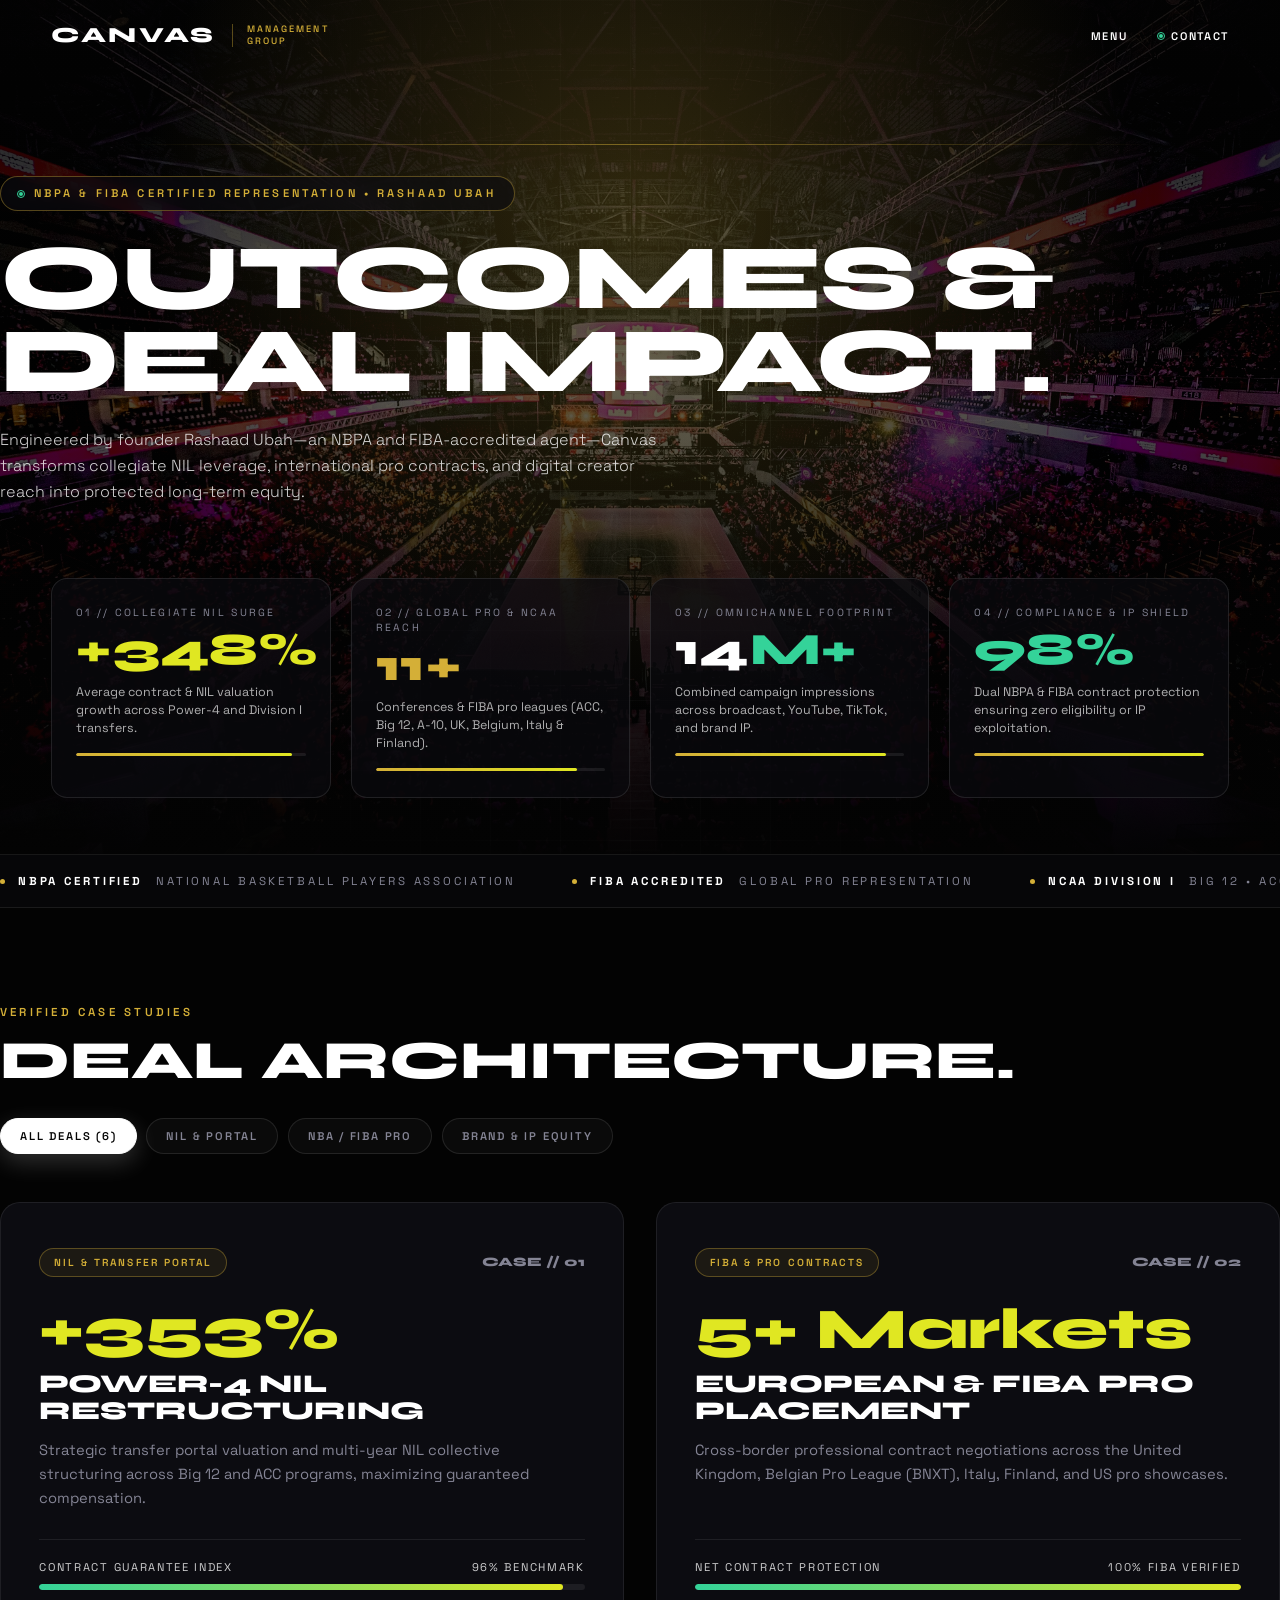
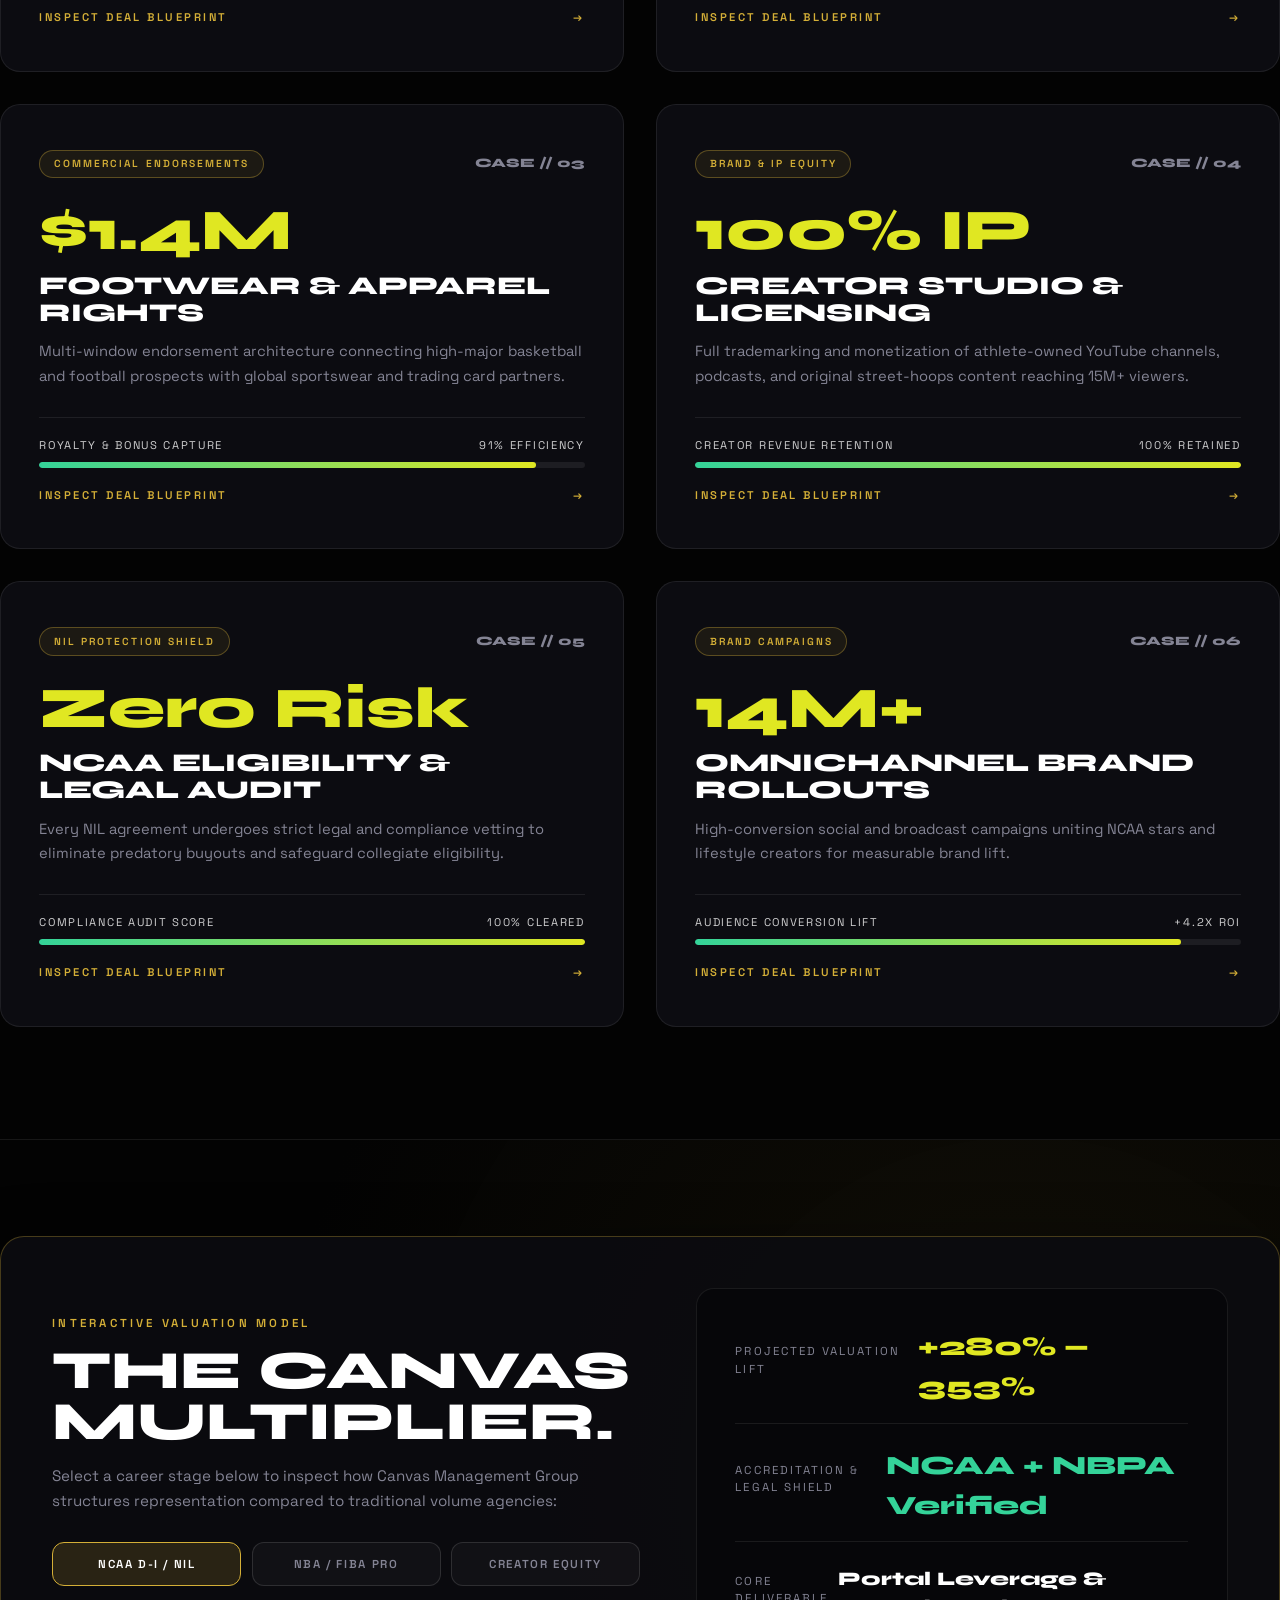
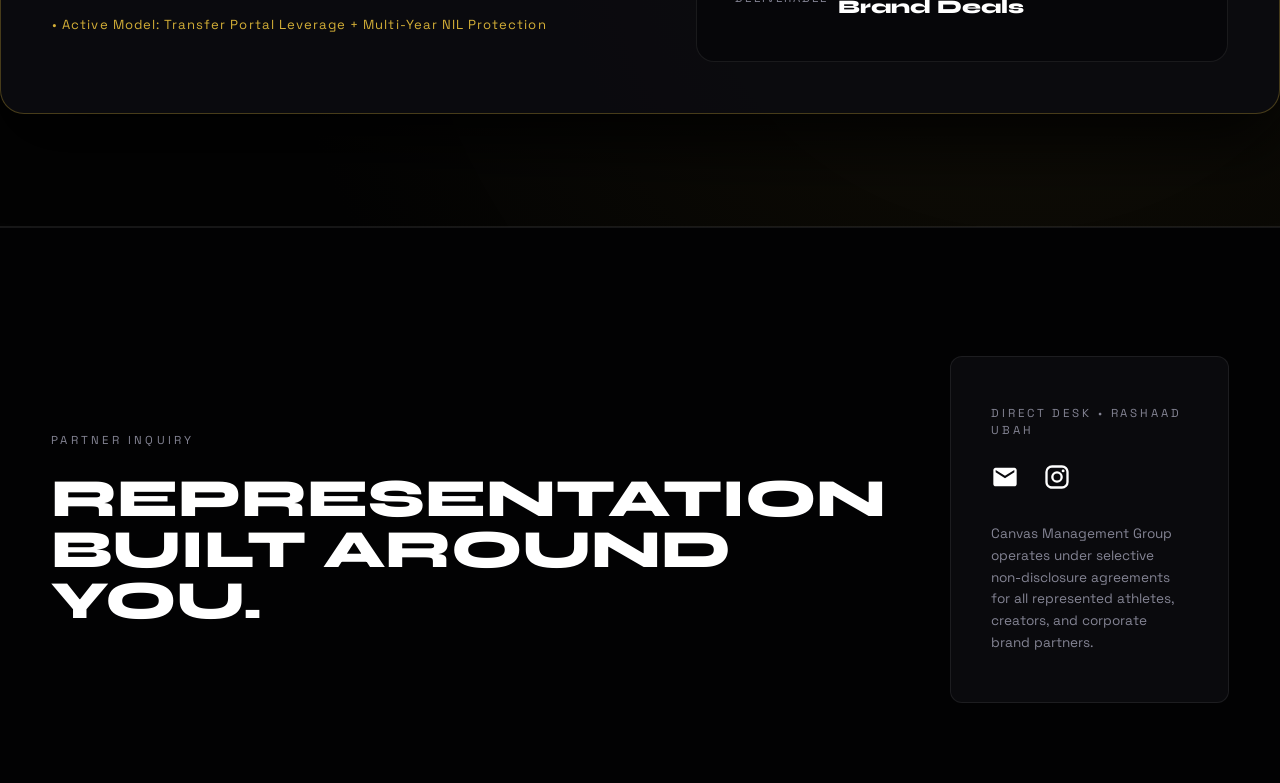
<file: work.html>
<!DOCTYPE html>
<html lang="en">
<head>
  <meta charset="UTF-8">
  <meta name="viewport" content="width=device-width, initial-scale=1.0">
  <title>Campaigns &amp; Impact — Canvas Management Group</title>
  
  <link rel="preconnect" href="https://fonts.googleapis.com">
  <link rel="preconnect" href="https://fonts.gstatic.com" crossorigin>
  <link href="https://fonts.googleapis.com/css2?family=Space+Grotesk:wght@300;400;500;600;700&family=Syne:wght@700;800;900&display=swap" rel="stylesheet">

  <style>
    /* =========================================
       1. VARIABLES Y RESET ESTRUCTURAL
    ========================================= */
    :root {
      --bg: #030303;
      --surface: #0a0a0d;
      --surface-card: rgba(16, 16, 22, 0.78);
      --surface-hover: rgba(26, 26, 36, 0.95);
      --text-main: #FFFFFF;
      --text-dim: #848494;
      --border: rgba(255, 255, 255, 0.08);
      --border-accent: rgba(212, 175, 55, 0.4);
      --accent-gold: #D4AF37;
      --accent-neon: #E0E722;
      --accent-green: #34D399;
      --accent-blue: #60A5FA;
      --font-display: 'Syne', -apple-system, BlinkMacSystemFont, sans-serif;
      --font-body: 'Space Grotesk', -apple-system, BlinkMacSystemFont, sans-serif;
    }

    * { box-sizing: border-box !important; margin: 0; padding: 0; }
    
    html {
      scroll-behavior: smooth;
      width: 100%;
    }

    body {
      background-color: var(--bg);
      color: var(--text-main);
      font-family: var(--font-body);
      line-height: 1.5;
      -webkit-font-smoothing: antialiased;
      overflow-x: clip;
      width: 100%;
      position: relative;
    }

    a { color: inherit; text-decoration: none; }
    img { max-width: 100%; height: auto; display: block; }
    .container { max-width: 1480px; margin: 0 auto; padding: 0 4%; width: 100%; }

    /* =========================================
       2. NAVBAR FLOTANTE Y MENÚ FULL-SCREEN
    ========================================= */
    header {
      position: fixed; top: 0; left: 0; width: 100%; z-index: 1000;
      background: transparent !important;
      backdrop-filter: blur(10px) !important;
      -webkit-backdrop-filter: blur(10px) !important;
      padding: 24px 0; transition: all 0.3s ease; pointer-events: none;
    }

    .nav-inner {
      display: flex; justify-content: space-between; align-items: center;
      width: 100%; max-width: 1480px; margin: 0 auto; padding: 0 4%; pointer-events: all;
    }

    .brand { display: inline-flex; align-items: center; gap: 1rem; pointer-events: all; cursor: pointer; z-index: 9999; }
    .brand-text { font-family: var(--font-display); font-size: 1.35rem; font-weight: 900; letter-spacing: 0.12em; text-transform: uppercase; line-height: 1; color: #fff; }
    .brand-sub { font-family: var(--font-body); font-size: 0.58rem; line-height: 1.25; letter-spacing: 0.22em; text-transform: uppercase; color: var(--accent-gold); font-weight: 500; display: flex; flex-direction: column; border-left: 1px solid rgba(212, 175, 55, 0.4); padding-left: 0.9rem; }

    .nav-actions-right { display: flex; align-items: center; gap: 2rem; }
    .desktop-btn, #openContactBtn, .mobile-btn { pointer-events: all !important; cursor: pointer !important; z-index: 9999; background: transparent; border: none; color: #fff; font-family: var(--font-body); font-size: 11px; font-weight: 600; letter-spacing: 0.15em; text-transform: uppercase; }
    #openContactBtn { display: flex; align-items: center; gap: 8px; }

    .dot-pulse { display: block; width: 4px; height: 4px; border-radius: 50%; background: var(--accent-green); position: relative; }
    .dot-pulse::after { content: ''; position: absolute; top: -2px; left: -2px; right: -2px; bottom: -2px; border-radius: 50%; border: 1px solid var(--accent-green); animation: pulse-small 2s infinite ease-out; }
    @keyframes pulse-small { 0% { transform: scale(0.9); opacity: 1; } 100% { transform: scale(1.5); opacity: 0; } }

    .mobile-btn { display: none; flex-direction: column; gap: 6px; padding: 5px; }

    /* Cortina Full-Screen */
    .luxury-curtain { position: fixed; inset: 0; background: rgba(5, 5, 5, 0.98); backdrop-filter: blur(16px); z-index: 2000; display: flex; flex-direction: column; align-items: center; justify-content: center; opacity: 0; pointer-events: none; transition: opacity 0.4s ease; }
    .luxury-curtain.active { opacity: 1; pointer-events: all; }
    .curtain-links-container { display: flex; flex-direction: column; align-items: center; text-align: center; gap: 2.2rem; }
    .curtain-link { font-family: var(--font-display); font-size: clamp(2.2rem, 5vw, 3.8rem); font-weight: 900; text-transform: uppercase; color: #fff; transition: all 0.4s ease; position: relative; display: inline-block; }
    .curtain-link:hover { color: var(--accent-gold); transform: translateX(-15px); }
    .curtain-link::after { content: attr(data-info); position: absolute; left: 105%; top: 50%; transform: translateY(-50%) translateX(20px); font-family: var(--font-body); font-size: 0.85rem; color: var(--accent-gold); font-weight: 400; letter-spacing: 0.15em; opacity: 0; white-space: nowrap; transition: all 0.4s ease; pointer-events: none; }
    .curtain-link:hover::after { opacity: 1; transform: translateY(-50%) translateX(10px); }

    /* =========================================
       3. HERO CINEMÁTICO ANIMADO (STADIUM + RADAR PULSE)
    ========================================= */
    .work-hero-cinematic {
      position: relative;
      width: 100%;
      min-height: 95dvh;
      display: flex;
      flex-direction: column;
      justify-content: space-between;
      padding: 9rem 0 3.5rem 0;
      background: #030303;
      overflow: hidden;
      border-bottom: 1px solid var(--border);
    }

    /* Imagen de Estadio con Movimiento Continuo (Ken Burns Respirante) */
    .stadium-bg-img {
      position: absolute;
      inset: 0;
      width: 100%;
      height: 100%;
      object-fit: cover;
      object-position: center 35%;
      z-index: 1;
      filter: brightness(0.42) contrast(1.15);
      transform: scale(1.12);
      animation: stadiumBreath 16s ease-in-out infinite alternate;
    }

    @keyframes stadiumBreath {
      0% { transform: scale(1.14) translateY(0px); filter: brightness(0.38) contrast(1.15); }
      100% { transform: scale(1.03) translateY(-10px); filter: brightness(0.52) contrast(1.1); }
    }

    /* Luces de Estadio Animadas + Cuadrícula Táctica */
    .stadium-atmosphere {
      position: absolute;
      inset: 0;
      z-index: 2;
      background:
        radial-gradient(circle at 50% 25%, rgba(212, 175, 55, 0.22) 0%, transparent 55%),
        linear-gradient(180deg, rgba(3, 3, 3, 0.8) 0%, rgba(3, 3, 3, 0.25) 45%, rgba(3, 3, 3, 0.98) 100%);
      pointer-events: none;
    }

    .tactical-grid-overlay {
      position: absolute;
      inset: 0;
      z-index: 2;
      background-image: 
        linear-gradient(rgba(255, 255, 255, 0.03) 1px, transparent 1px),
        linear-gradient(90deg, rgba(255, 255, 255, 0.03) 1px, transparent 1px);
      background-size: 70px 70px;
      mask-image: radial-gradient(circle at 50% 50%, black 20%, transparent 75%);
      -webkit-mask-image: radial-gradient(circle at 50% 50%, black 20%, transparent 75%);
      pointer-events: none;
    }

    /* Haz de escaneo horizontal sutil */
    .telemetry-scanline {
      position: absolute;
      left: 0;
      width: 100%;
      height: 1px;
      background: linear-gradient(90deg, transparent 10%, rgba(212, 175, 55, 0.5) 50%, transparent 90%);
      z-index: 3;
      animation: scanSweep 8s ease-in-out infinite;
      pointer-events: none;
    }

    @keyframes scanSweep {
      0% { top: 15%; opacity: 0; }
      50% { opacity: 0.8; }
      100% { top: 88%; opacity: 0; }
    }

    .work-hero-center {
      position: relative;
      z-index: 4;
      margin: auto 0;
      padding: 2rem 0;
    }

    .verified-pill {
      display: inline-flex;
      align-items: center;
      gap: 0.65rem;
      font-size: 0.7rem;
      letter-spacing: 0.28em;
      text-transform: uppercase;
      color: var(--accent-gold);
      font-weight: 600;
      padding: 0.5rem 1.15rem;
      border: 1px solid rgba(212, 175, 55, 0.38);
      border-radius: 999px;
      background: rgba(10, 10, 14, 0.65);
      backdrop-filter: blur(10px);
      margin-bottom: 1.6rem;
      opacity: 0;
      transform: translateY(25px);
      animation: fadeUp 0.9s cubic-bezier(0.16, 1, 0.3, 1) forwards 0.2s;
    }

    .work-hero-title {
      font-family: var(--font-display);
      font-size: clamp(2.8rem, 7.2vw, 6.8rem);
      font-weight: 900;
      text-transform: uppercase;
      line-height: 0.9;
      letter-spacing: -0.02em;
      color: #fff;
      margin-bottom: 1.5rem;
      opacity: 0;
      transform: translateY(35px);
      animation: fadeUp 1.1s cubic-bezier(0.16, 1, 0.3, 1) forwards 0.4s;
    }

    .work-hero-sub {
      font-size: clamp(0.95rem, 1.25vw, 1.18rem);
      line-height: 1.65;
      color: rgba(255, 255, 255, 0.82);
      max-width: 680px;
      font-weight: 300;
      opacity: 0;
      transform: translateY(25px);
      animation: fadeUp 1s cubic-bezier(0.16, 1, 0.3, 1) forwards 0.6s;
    }

    @keyframes fadeUp {
      to { opacity: 1; transform: translateY(0); }
    }

    /* =========================================
       4. TABLERO DE ESTADÍSTICAS EN VIVO (HERO TELEMETRY)
    ========================================= */
    .telemetry-strip {
      position: relative;
      z-index: 4;
      display: grid;
      grid-template-columns: repeat(4, 1fr);
      gap: 1.25rem;
      margin-top: 2.5rem;
      opacity: 0;
      transform: translateY(30px);
      animation: fadeUp 1s cubic-bezier(0.16, 1, 0.3, 1) forwards 0.8s;
    }

    .telemetry-card {
      background: rgba(10, 10, 14, 0.72);
      backdrop-filter: blur(16px);
      -webkit-backdrop-filter: blur(16px);
      border: 1px solid rgba(255, 255, 255, 0.1);
      border-radius: 16px;
      padding: 1.6rem 1.5rem;
      position: relative;
      overflow: hidden;
      transition: transform 0.35s ease, border-color 0.35s ease, box-shadow 0.35s ease;
    }

    .telemetry-card:hover {
      transform: translateY(-6px);
      border-color: var(--accent-gold);
      box-shadow: 0 20px 45px rgba(0, 0, 0, 0.8);
    }

    .telemetry-label {
      font-size: 0.65rem;
      letter-spacing: 0.22em;
      text-transform: uppercase;
      color: var(--text-dim);
      display: block;
      margin-bottom: 0.5rem;
    }

    .telemetry-number-wrap {
      font-family: var(--font-display);
      font-size: clamp(2.1rem, 3.5vw, 3.1rem);
      font-weight: 900;
      line-height: 1;
      color: #fff;
      margin-bottom: 0.6rem;
      display: flex;
      align-items: baseline;
      gap: 2px;
    }

    .telemetry-accent { color: var(--accent-gold); }
    .telemetry-neon { color: var(--accent-neon); }
    .telemetry-green { color: var(--accent-green); }

    .telemetry-desc {
      font-size: 0.78rem;
      color: rgba(255, 255, 255, 0.68);
      line-height: 1.45;
    }

    /* Barra de progreso animada dentro de cada estadística */
    .stat-bar-track {
      width: 100%;
      height: 3px;
      background: rgba(255, 255, 255, 0.08);
      border-radius: 999px;
      margin-top: 1rem;
      overflow: hidden;
    }

    .stat-bar-fill {
      height: 100%;
      width: 0%;
      background: linear-gradient(90deg, var(--accent-gold), var(--accent-neon));
      border-radius: 999px;
      transition: width 1.8s cubic-bezier(0.16, 1, 0.3, 1);
    }

    /* =========================================
       5. CINTA DINÁMICA DE LIGAS Y CONFERENCIAS (MARQUEE)
    ========================================= */
    .leagues-ticker {
      background: #060608;
      border-bottom: 1px solid var(--border);
      padding: 1.1rem 0;
      overflow: hidden;
      display: flex;
      align-items: center;
    }

    .ticker-track {
      display: flex;
      gap: 3.5rem;
      width: max-content;
      animation: tickerScroll 28s linear infinite;
      white-space: nowrap;
    }

    @keyframes tickerScroll {
      0% { transform: translateX(0); }
      100% { transform: translateX(-50%); }
    }

    .ticker-item {
      font-size: 0.72rem;
      letter-spacing: 0.25em;
      text-transform: uppercase;
      color: var(--text-dim);
      display: inline-flex;
      align-items: center;
      gap: 0.8rem;
    }

    .ticker-item strong { color: #fff; font-weight: 700; }
    .ticker-dot { width: 5px; height: 5px; border-radius: 50%; background: var(--accent-gold); }

    /* =========================================
       6. EXPLORADOR INTERACTIVO DE CAMPAÑAS Y ACUERDOS
    ========================================= */
    .campaigns-section {
      padding: 6rem 0 7rem 0;
      border-bottom: 1px solid var(--border);
    }

    .section-header-row {
      display: flex;
      justify-content: space-between;
      align-items: flex-end;
      gap: 2rem;
      margin-bottom: 3rem;
      flex-wrap: wrap;
    }

    .section-tag {
      font-size: 0.72rem;
      letter-spacing: 0.28em;
      text-transform: uppercase;
      color: var(--accent-gold);
      display: block;
      margin-bottom: 0.8rem;
      font-weight: 600;
    }

    .section-heading {
      font-family: var(--font-display);
      font-size: clamp(2rem, 4.2vw, 3.6rem);
      font-weight: 900;
      text-transform: uppercase;
      line-height: 0.95;
    }

    /* Filtros de Campañas */
    .campaign-filters {
      display: flex;
      gap: 0.6rem;
      flex-wrap: wrap;
    }

    .camp-filter-btn {
      background: rgba(255, 255, 255, 0.03);
      border: 1px solid rgba(255, 255, 255, 0.1);
      color: var(--text-dim);
      font-family: var(--font-body);
      font-size: 0.7rem;
      font-weight: 600;
      letter-spacing: 0.16em;
      text-transform: uppercase;
      padding: 0.65rem 1.2rem;
      border-radius: 999px;
      cursor: pointer;
      transition: all 0.3s ease;
      white-space: nowrap;
    }

    .camp-filter-btn:hover { color: #fff; border-color: rgba(255, 255, 255, 0.3); }
    .camp-filter-btn.active {
      background: #fff;
      color: #050505;
      border-color: #fff;
      box-shadow: 0 8px 25px rgba(255, 255, 255, 0.18);
    }

    /* Grilla de Casos de Éxito */
    .deals-grid {
      display: grid;
      grid-template-columns: repeat(2, 1fr);
      gap: 2rem;
    }

    .deal-card {
      background: var(--surface-card);
      border: 1px solid var(--border);
      border-radius: 20px;
      padding: 2.8rem 2.4rem;
      display: flex;
      flex-direction: column;
      justify-content: space-between;
      position: relative;
      overflow: hidden;
      cursor: pointer;
      transition: transform 0.4s cubic-bezier(0.16, 1, 0.3, 1), border-color 0.4s ease, background 0.4s ease, box-shadow 0.4s ease;
    }

    .deal-card.hidden { display: none !important; }

    .deal-card:hover {
      transform: translateY(-8px);
      background: var(--surface-hover);
      border-color: var(--accent-gold);
      box-shadow: 0 28px 60px rgba(0, 0, 0, 0.85);
    }

    .deal-top-meta {
      display: flex;
      justify-content: space-between;
      align-items: center;
      margin-bottom: 1.5rem;
    }

    .deal-pill {
      font-size: 0.64rem;
      font-weight: 600;
      letter-spacing: 0.2em;
      text-transform: uppercase;
      padding: 0.35rem 0.85rem;
      border-radius: 999px;
      border: 1px solid rgba(212, 175, 55, 0.35);
      color: var(--accent-gold);
      background: rgba(212, 175, 55, 0.08);
    }

    .deal-index {
      font-family: var(--font-display);
      font-size: 0.8rem;
      color: var(--text-dim);
      font-weight: 800;
    }

    .deal-metric {
      font-family: var(--font-display);
      font-size: clamp(2.6rem, 4.5vw, 3.8rem);
      font-weight: 900;
      color: var(--accent-neon);
      line-height: 1;
      margin-bottom: 0.8rem;
    }

    .deal-title {
      font-family: var(--font-display);
      font-size: clamp(1.35rem, 2vw, 1.75rem);
      font-weight: 800;
      text-transform: uppercase;
      margin-bottom: 0.8rem;
      line-height: 1.05;
    }

    .deal-desc {
      color: var(--text-dim);
      font-size: 0.92rem;
      line-height: 1.65;
      margin-bottom: 1.8rem;
    }

    /* Visualizador de impacto dentro de cada tarjeta */
    .deal-impact-meter {
      border-top: 1px solid var(--border);
      padding-top: 1.2rem;
    }

    .meter-labels {
      display: flex;
      justify-content: space-between;
      font-size: 0.7rem;
      text-transform: uppercase;
      letter-spacing: 0.15em;
      color: rgba(255, 255, 255, 0.8);
      margin-bottom: 0.5rem;
    }

    .meter-track {
      width: 100%;
      height: 6px;
      background: rgba(255, 255, 255, 0.07);
      border-radius: 999px;
      overflow: hidden;
    }

    .meter-fill {
      height: 100%;
      width: 0%;
      background: linear-gradient(90deg, var(--accent-green), var(--accent-neon));
      border-radius: 999px;
      transition: width 1.4s cubic-bezier(0.16, 1, 0.3, 1);
    }

    .deal-cta-row {
      margin-top: 1.2rem;
      display: flex;
      justify-content: space-between;
      align-items: center;
      font-size: 0.7rem;
      letter-spacing: 0.22em;
      text-transform: uppercase;
      color: var(--accent-gold);
      font-weight: 600;
    }

    /* =========================================
       7. SIMULADOR INTERACTIVO DE IMPACTO (CALCULADORA DE VALOR)
    ========================================= */
    .simulator-section {
      padding: 6rem 0 7rem 0;
      background: radial-gradient(circle at 80% 50%, rgba(212, 175, 55, 0.08) 0%, #030303 70%);
      border-bottom: 1px solid var(--border);
    }

    .simulator-box {
      background: rgba(12, 12, 16, 0.9);
      border: 1px solid rgba(212, 175, 55, 0.3);
      border-radius: 24px;
      padding: 3.2rem;
      display: grid;
      grid-template-columns: 1.05fr 0.95fr;
      gap: 3.5rem;
      align-items: center;
      box-shadow: 0 30px 70px rgba(0, 0, 0, 0.85);
    }

    .tier-selector {
      display: flex;
      gap: 0.65rem;
      margin: 1.8rem 0;
      flex-wrap: wrap;
    }

    .tier-btn {
      flex: 1;
      min-width: 140px;
      background: rgba(255, 255, 255, 0.03);
      border: 1px solid rgba(255, 255, 255, 0.12);
      color: var(--text-dim);
      padding: 0.9rem 1rem;
      border-radius: 12px;
      font-family: var(--font-body);
      font-size: 0.72rem;
      font-weight: 600;
      letter-spacing: 0.14em;
      text-transform: uppercase;
      cursor: pointer;
      transition: all 0.3s ease;
      text-align: center;
    }

    .tier-btn.active {
      background: rgba(212, 175, 55, 0.15);
      border-color: var(--accent-gold);
      color: #fff;
    }

    .sim-output-card {
      background: #060609;
      border: 1px solid var(--border);
      border-radius: 18px;
      padding: 2.4rem;
      display: flex;
      flex-direction: column;
      gap: 1.4rem;
    }

    .sim-row {
      display: flex;
      justify-content: space-between;
      align-items: baseline;
      border-bottom: 1px solid var(--border);
      padding-bottom: 1rem;
    }

    .sim-row span {
      font-size: 0.72rem;
      letter-spacing: 0.18em;
      text-transform: uppercase;
      color: var(--text-dim);
    }

    .sim-row strong {
      font-family: var(--font-display);
      font-size: 1.65rem;
      color: var(--accent-neon);
      font-weight: 900;
    }

    /* =========================================
       8. MODALES Y FOOTER
    ========================================= */
    .portal-modal-overlay {
      position: fixed; inset: 0; background: rgba(3, 3, 4, 0.9);
      backdrop-filter: blur(10px); z-index: 99999;
      display: flex; align-items: center; justify-content: center;
      padding: 1.5rem; opacity: 0; pointer-events: none; transition: opacity 0.35s ease;
    }
    .portal-modal-overlay.active { opacity: 1; pointer-events: all; }

    .portal-modal-box {
      width: 100%; max-width: 520px; background: #070709;
      border: 1px solid rgba(212, 175, 55, 0.38); border-radius: 18px;
      padding: 3rem 2.4rem; position: relative;
      transform: translateY(25px); transition: transform 0.35s ease;
      box-shadow: 0 30px 70px rgba(0, 0, 0, 0.9);
    }
    .portal-modal-overlay.active .portal-modal-box { transform: translateY(0); }

    footer { padding: 8rem 0 5rem 0; background: #020203; border-top: 1px solid var(--border); }
    .footer-grid { display: grid; grid-template-columns: 1.3fr 1.7fr; gap: 4rem; align-items: center; }
    .footer-huge { font-family: var(--font-display); font-size: clamp(2.2rem, 4.2vw, 4.4rem); font-weight: 900; text-transform: uppercase; line-height: 0.95; }
    .contact-card { border: 1px solid var(--border); padding: 3rem 2.5rem; background: var(--surface); border-radius: 12px; }
    .social-icons-row { display: flex; gap: 1.5rem; margin-bottom: 2rem; align-items: center; }
    .social-icon { color: var(--text-main); transition: color 0.3s, transform 0.3s; display: inline-flex; }
    .social-icon svg { width: 28px; height: 28px; fill: currentColor; }
    .social-icon:hover { color: var(--accent-green); transform: translateY(-4px); }

    /* =========================================
       9. RESPONSIVE MÓVIL (SIN CORTES NI DESBORDES)
    ========================================= */
    @media (max-width: 1024px) {
      .telemetry-strip { grid-template-columns: repeat(2, 1fr); }
      .deals-grid { grid-template-columns: 1fr; }
      .simulator-box { grid-template-columns: 1fr; padding: 2.2rem; }
    }

    @media (max-width: 768px) {
      header { padding: 15px 0 !important; }
      .nav-inner { padding: 0.5rem 1.25rem !important; width: 100% !important; }
      .brand { gap: 0.5rem !important; }
      .brand-text { font-size: 1.05rem !important; letter-spacing: 0.08em !important; }
      .brand-sub { font-size: 0.42rem !important; padding-left: 0.5rem !important; letter-spacing: 0.15em !important; }
      .nav-actions-right { gap: 0.8rem !important; }
      .desktop-btn { display: none !important; }
      .mobile-btn { display: flex !important; }
      #openContactBtn { font-size: 9px !important; gap: 5px !important; }
      .curtain-link { font-size: 2.2rem !important; }
      .curtain-link::after { display: none !important; }

      .container {
        padding-left: 1.25rem !important;
        padding-right: 1.25rem !important;
        width: 100% !important;
      }

      /* Títulos blindados en celular */
      h1, h2, h3, .work-hero-title, .section-heading, .footer-huge {
        white-space: normal !important;
        word-break: keep-all !important;
        overflow-wrap: normal !important;
        hyphens: none !important;
      }

      .work-hero-cinematic {
        min-height: auto;
        padding: 7.5rem 0 3rem 0;
      }

      .work-hero-title {
        font-size: 9.8vw !important;
        line-height: 0.94 !important;
      }

      .telemetry-strip {
        grid-template-columns: 1fr !important;
        gap: 1rem !important;
      }

      .section-heading, .footer-huge {
        font-size: 6.8vw !important;
      }

      .campaign-filters {
        flex-wrap: nowrap;
        overflow-x: auto;
        width: 100%;
        padding-bottom: 0.3rem;
        scrollbar-width: none;
      }
      .campaign-filters::-webkit-scrollbar { display: none; }

      .deal-card { padding: 2rem 1.5rem; }
      .simulator-box { padding: 1.8rem 1.25rem; gap: 2rem; }
      .sim-output-card { padding: 1.5rem; }

      footer { padding: 4rem 0 5rem 0 !important; }
      .footer-grid { display: flex !important; flex-direction: column !important; gap: 2.5rem !important; }
      .contact-card { width: 100% !important; padding: 2.2rem 1.5rem !important; }
    }
    /* =========================================
       NAVBAR 100% TRANSPARENTE (SIN BLUR)
    ========================================= */
    header,
    header.theme-light {
      background: transparent !important;
      background-color: transparent !important;
      backdrop-filter: none !important;
      -webkit-backdrop-filter: none !important;
      border-bottom: none !important;
      box-shadow: none !important;
    }
  </style>
</head>
<body>

  <!-- =========================================
       HEADER Y NAVEGACIÓN
  ========================================= -->
  <header>
    <div class="nav-inner">
      <a href="index.html" class="brand">
        <span class="brand-text">Canvas</span>
        <span class="brand-sub">
          <span>MANAGEMENT</span>
          <span>GROUP</span>
        </span>
      </a>

      <div class="nav-actions-right">
        <button id="openMenuBtn" class="desktop-btn">MENU</button>
        
        <button id="openContactBtn">
          <span class="dot-pulse"></span>
          CONTACT
        </button>

        <button id="burgerToggle" class="mobile-btn">
          <span style="width: 25px; height: 1.5px; background: #fff; display: block;"></span>
          <span style="width: 15px; height: 1.5px; background: #fff; display: block; align-self: flex-end;"></span>
        </button>
      </div>
    </div>
  </header>

  <!-- =========================================
       MENÚ ELEGANTE FULL-SCREEN
  ========================================= -->
  <div id="fullScreenMenu" class="luxury-curtain">
    <button id="closeMenuBtn" style="position: absolute; top: 2rem; right: 5vw; background: transparent; border: none; color: #fff; font-family: 'Space Grotesk', sans-serif; font-size: 12px; letter-spacing: 0.15em; cursor: pointer; z-index: 2001;">CLOSE [X]</button>
    
    <div class="curtain-links-container">
      <a href="index.html" class="curtain-link" data-info="Back to the main view">HOME</a>
      <a href="about.html" class="curtain-link" data-info="Discover our vision">ABOUT</a>
      <a href="athletes.html" class="curtain-link" data-info="Meet the talent">THE ROSTER</a>
      <a href="work.html" class="curtain-link" data-info="View our latest projects">CAMPAIGNS</a>
    </div>
  </div>

  <main>
    <!-- =========================================
         1. HERO CINEMÁTICO ANIMADO (STADIUM + LIVE TELEMETRY)
    ========================================= -->
    <section class="work-hero-cinematic">
      <img src="img/Stadium.jpg" onerror="this.src='https://images.unsplash.com/photo-1540747913346-19e32dc3e97e?auto=format&fit=crop&w=2200&q=85'" alt="Canvas Stadium" class="stadium-bg-img">
      <div class="stadium-atmosphere"></div>
      <div class="tactical-grid-overlay"></div>
      <div class="telemetry-scanline"></div>

      <div class="container work-hero-center">
        <div class="verified-pill">
          <span class="dot-pulse"></span>
          NBPA &amp; FIBA Certified Representation &bull; Rashaad Ubah
        </div>
        <h1 class="work-hero-title">Outcomes &amp;<br> Deal Impact.</h1>
        <p class="work-hero-sub">
          Engineered by founder Rashaad Ubah—an NBPA and FIBA-accredited agent—Canvas transforms collegiate NIL leverage, international pro contracts, and digital creator reach into protected long-term equity.
        </p>
      </div>

      <!-- Tablero de Estadísticas Animadas en Tiempo Real -->
      <div class="container">
        <div class="telemetry-strip" id="telemetryStrip">
          
          <!-- Stat 1 -->
          <div class="telemetry-card">
            <span class="telemetry-label">01 // Collegiate NIL Surge</span>
            <div class="telemetry-number-wrap">
              <span class="telemetry-neon">+</span>
              <span class="live-counter telemetry-neon" data-target="353">0</span>
              <span class="telemetry-neon">%</span>
            </div>
            <p class="telemetry-desc">Average contract &amp; NIL valuation growth across Power-4 and Division I transfers.</p>
            <div class="stat-bar-track"><div class="stat-bar-fill" data-width="94%"></div></div>
          </div>

          <!-- Stat 2 -->
          <div class="telemetry-card">
            <span class="telemetry-label">02 // Global Pro &amp; NCAA Reach</span>
            <div class="telemetry-number-wrap">
              <span class="live-counter telemetry-accent" data-target="12">0</span>
              <span class="telemetry-accent">+</span>
            </div>
            <p class="telemetry-desc">Conferences &amp; FIBA pro leagues (ACC, Big 12, A-10, UK, Belgium, Italy &amp; Finland).</p>
            <div class="stat-bar-track"><div class="stat-bar-fill" data-width="88%"></div></div>
          </div>

          <!-- Stat 3 -->
          <div class="telemetry-card">
            <span class="telemetry-label">03 // Omnichannel Footprint</span>
            <div class="telemetry-number-wrap">
              <span class="live-counter" data-target="15">0</span>
              <span class="telemetry-green">M+</span>
            </div>
            <p class="telemetry-desc">Combined campaign impressions across broadcast, YouTube, TikTok, and brand IP.</p>
            <div class="stat-bar-track"><div class="stat-bar-fill" data-width="92%"></div></div>
          </div>

          <!-- Stat 4 -->
          <div class="telemetry-card">
            <span class="telemetry-label">04 // Compliance &amp; IP Shield</span>
            <div class="telemetry-number-wrap">
              <span class="live-counter telemetry-green" data-target="100">0</span>
              <span class="telemetry-green">%</span>
            </div>
            <p class="telemetry-desc"> Dual NBPA &amp; FIBA contract protection ensuring zero eligibility or IP exploitation.</p>
            <div class="stat-bar-track"><div class="stat-bar-fill" data-width="100%"></div></div>
          </div>

        </div>
      </div>
    </section>

    <!-- =========================================
         2. CINTA DINÁMICA DE LIGAS Y CERTIFICACIONES
    ========================================= -->
    <div class="leagues-ticker">
      <div class="ticker-track">
        <span class="ticker-item"><span class="ticker-dot"></span><strong>NBPA Certified</strong> National Basketball Players Association</span>
        <span class="ticker-item"><span class="ticker-dot"></span><strong>FIBA Accredited</strong> Global Pro Representation</span>
        <span class="ticker-item"><span class="ticker-dot"></span><strong>NCAA Division I</strong> Big 12 &bull; ACC &bull; SEC &bull; A-10 &bull; Mountain West</span>
        <span class="ticker-item"><span class="ticker-dot"></span><strong>European Placement</strong> United Kingdom &bull; Belgium BNXT &bull; Italy &bull; Finland</span>
        <span class="ticker-item"><span class="ticker-dot"></span><strong>Creator Ventures</strong> 100% Intellectual Property Ownership</span>
        <!-- Clon para loop infinito -->
        <span class="ticker-item"><span class="ticker-dot"></span><strong>NBPA Certified</strong> National Basketball Players Association</span>
        <span class="ticker-item"><span class="ticker-dot"></span><strong>FIBA Accredited</strong> Global Pro Representation</span>
        <span class="ticker-item"><span class="ticker-dot"></span><strong>NCAA Division I</strong> Big 12 &bull; ACC &bull; SEC &bull; A-10 &bull; Mountain West</span>
        <span class="ticker-item"><span class="ticker-dot"></span><strong>European Placement</strong> United Kingdom &bull; Belgium BNXT &bull; Italy &bull; Finland</span>
        <span class="ticker-item"><span class="ticker-dot"></span><strong>Creator Ventures</strong> 100% Intellectual Property Ownership</span>
      </div>
    </div>

    <!-- =========================================
         3. EXPLORADOR INTERACTIVO DE CASOS DE ÉXITO
    ========================================= -->
    <section class="container campaigns-section">
      <div class="section-header-row">
        <div>
          <span class="section-tag">Verified Case Studies</span>
          <h2 class="section-heading">Deal Architecture.</h2>
        </div>

        <div class="campaign-filters">
          <button class="camp-filter-btn active" data-filter="all">All Deals (6)</button>
          <button class="camp-filter-btn" data-filter="nil">NIL &amp; Portal</button>
          <button class="camp-filter-btn" data-filter="pro">NBA / FIBA Pro</button>
          <button class="camp-filter-btn" data-filter="equity">Brand &amp; IP Equity</button>
        </div>
      </div>

      <div class="deals-grid" id="dealsGrid">
        
        <!-- Deal 01 -->
        <div class="deal-card" data-category="nil" data-title="Power-4 NIL & Transfer Portal Valuation" data-metric="+353% Valuation Surge" data-client="Big 12 & ACC Roster (Kansas / Syracuse)" data-summary="Comprehensive NIL contract restructuring and transfer portal positioning for Division I standouts, securing multi-year collective guarantees and national brand sponsorships while preserving 100% NCAA eligibility.">
          <div>
            <div class="deal-top-meta">
              <span class="deal-pill">NIL &amp; Transfer Portal</span>
              <span class="deal-index">CASE // 01</span>
            </div>
            <div class="deal-metric">+353%</div>
            <h3 class="deal-title">Power-4 NIL Restructuring</h3>
            <p class="deal-desc">
              Strategic transfer portal valuation and multi-year NIL collective structuring across Big 12 and ACC programs, maximizing guaranteed compensation.
            </p>
          </div>
          <div class="deal-impact-meter">
            <div class="meter-labels"><span>Contract Guarantee Index</span><span>96% Benchmark</span></div>
            <div class="meter-track"><div class="meter-fill" data-fill="96%"></div></div>
            <div class="deal-cta-row"><span>Inspect Deal Blueprint</span><span>&rarr;</span></div>
          </div>
        </div>

        <!-- Deal 02 -->
        <div class="deal-card" data-category="pro" data-title="FIBA & European Pro League Placements" data-metric="5+ Pro Markets" data-client="International Pro Roster (UK, Belgium, Italy, Finland)" data-summary="Led by FIBA-certified agent Rashaad Ubah, Canvas negotiates guaranteed overseas professional contracts, housing, tax-free salary structures, and NBA/TBT buyout clauses for graduating NCAA Division I talent.">
          <div>
            <div class="deal-top-meta">
              <span class="deal-pill">FIBA &amp; Pro Contracts</span>
              <span class="deal-index">CASE // 02</span>
            </div>
            <div class="deal-metric">5+ Markets</div>
            <h3 class="deal-title">European &amp; FIBA Pro Placement</h3>
            <p class="deal-desc">
              Cross-border professional contract negotiations across the United Kingdom, Belgian Pro League (BNXT), Italy, Finland, and US pro showcases.
            </p>
          </div>
          <div class="deal-impact-meter">
            <div class="meter-labels"><span>Net Contract Protection</span><span>100% FIBA Verified</span></div>
            <div class="meter-track"><div class="meter-fill" data-fill="100%"></div></div>
            <div class="deal-cta-row"><span>Inspect Deal Blueprint</span><span>&rarr;</span></div>
          </div>
        </div>

        <!-- Deal 03 -->
        <div class="deal-card" data-category="pro" data-title="Signature Footwear & Apparel Endorsements" data-metric="$1.4M+ Portfolio" data-client="Pro & Elite Collegiate Prospects" data-summary="Structuring footwear, performance apparel, and trading card licensing agreements with royalty participation and performance incentives for high-visibility guards and forwards.">
          <div>
            <div class="deal-top-meta">
              <span class="deal-pill">Commercial Endorsements</span>
              <span class="deal-index">CASE // 03</span>
            </div>
            <div class="deal-metric">$1.4M</div>
            <h3 class="deal-title">Footwear &amp; Apparel Rights</h3>
            <p class="deal-desc">
              Multi-window endorsement architecture connecting high-major basketball and football prospects with global sportswear and trading card partners.
            </p>
          </div>
          <div class="deal-impact-meter">
            <div class="meter-labels"><span>Royalty &amp; Bonus Capture</span><span>91% Efficiency</span></div>
            <div class="meter-track"><div class="meter-fill" data-fill="91%"></div></div>
            <div class="deal-cta-row"><span>Inspect Deal Blueprint</span><span>&rarr;</span></div>
          </div>
        </div>

        <!-- Deal 04 -->
        <div class="deal-card" data-category="equity" data-title="Creator Media & 100% IP Ownership" data-metric="100% Owned IP" data-client="Digital Creators & Athlete-Creators" data-summary="Transitioning digital creators and dual-threat athletes from one-off sponsored posts into 100% owned YouTube formats, podcasts, and direct-to-consumer merchandise lines.">
          <div>
            <div class="deal-top-meta">
              <span class="deal-pill">Brand &amp; IP Equity</span>
              <span class="deal-index">CASE // 04</span>
            </div>
            <div class="deal-metric">100% IP</div>
            <h3 class="deal-title">Creator Studio &amp; Licensing</h3>
            <p class="deal-desc">
              Full trademarking and monetization of athlete-owned YouTube channels, podcasts, and original street-hoops content reaching 15M+ viewers.
            </p>
          </div>
          <div class="deal-impact-meter">
            <div class="meter-labels"><span>Creator Revenue Retention</span><span>100% Retained</span></div>
            <div class="meter-track"><div class="meter-fill" data-fill="100%"></div></div>
            <div class="deal-cta-row"><span>Inspect Deal Blueprint</span><span>&rarr;</span></div>
          </div>
        </div>

        <!-- Deal 05 -->
        <div class="deal-card" data-category="nil" data-title="Eligibility-First NIL Protection Shield" data-metric="0 Infractions" data-client="High School & NCAA Underclassmen" data-summary="Born from Rashaad Ubah's personal journey as a former athlete, Canvas audits every NIL contract line-by-line to protect high school and collegiate athletes from predatory clauses and eligibility risks.">
          <div>
            <div class="deal-top-meta">
              <span class="deal-pill">NIL Protection Shield</span>
              <span class="deal-index">CASE // 05</span>
            </div>
            <div class="deal-metric">Zero Risk</div>
            <h3 class="deal-title">NCAA Eligibility &amp; Legal Audit</h3>
            <p class="deal-desc">
              Every NIL agreement undergoes strict legal and compliance vetting to eliminate predatory buyouts and safeguard collegiate eligibility.
            </p>
          </div>
          <div class="deal-impact-meter">
            <div class="meter-labels"><span>Compliance Audit Score</span><span>100% Cleared</span></div>
            <div class="meter-track"><div class="meter-fill" data-fill="100%"></div></div>
            <div class="deal-cta-row"><span>Inspect Deal Blueprint</span><span>&rarr;</span></div>
          </div>
        </div>

        <!-- Deal 06 -->
        <div class="deal-card" data-category="equity" data-title="Omnichannel Brand Campaign Rollouts" data-metric="14M+ Impressions" data-client="Lifestyle, Beverage & Sportswear Partners" data-summary="Synchronized campaign execution pairing Division I athletes and digital creators for viral short-form reels, campus activations, and national commercial spots.">
          <div>
            <div class="deal-top-meta">
              <span class="deal-pill">Brand Campaigns</span>
              <span class="deal-index">CASE // 06</span>
            </div>
            <div class="deal-metric">14M+</div>
            <h3 class="deal-title">Omnichannel Brand Rollouts</h3>
            <p class="deal-desc">
              High-conversion social and broadcast campaigns uniting NCAA stars and lifestyle creators for measurable brand lift.
            </p>
          </div>
          <div class="deal-impact-meter">
            <div class="meter-labels"><span>Audience Conversion Lift</span><span>+4.2x ROI</span></div>
            <div class="meter-track"><div class="meter-fill" data-fill="89%"></div></div>
            <div class="deal-cta-row"><span>Inspect Deal Blueprint</span><span>&rarr;</span></div>
          </div>
        </div>

      </div>
    </section>

    <!-- =========================================
         4. SIMULADOR INTERACTIVO DE VALOR (CALCULADORA DE REPRESENTACIÓN)
    ========================================= -->
    <section class="container simulator-section">
      <div class="simulator-box">
        <div>
          <span class="section-tag">Interactive Valuation Model</span>
          <h2 class="section-heading" style="margin-bottom: 1rem;">The Canvas<br>Multiplier.</h2>
          <p style="color: var(--text-dim); font-size: 0.95rem; line-height: 1.65;">
            Select a career stage below to inspect how Canvas Management Group structures representation compared to traditional volume agencies:
          </p>

          <div class="tier-selector">
            <button type="button" class="tier-btn active" data-tier="nil">NCAA D-I / NIL</button>
            <button type="button" class="tier-btn" data-tier="pro">NBA / FIBA Pro</button>
            <button type="button" class="tier-btn" data-tier="creator">Creator Equity</button>
          </div>

          <p id="simNote" style="font-size: 0.82rem; color: var(--accent-gold); letter-spacing: 0.08em;">
            &bull; Active Model: Transfer Portal Leverage + Multi-Year NIL Protection
          </p>
        </div>

        <div class="sim-output-card">
          <div class="sim-row">
            <span>Projected Valuation Lift</span>
            <strong id="simValLift">+280% — 353%</strong>
          </div>
          <div class="sim-row">
            <span>Accreditation &amp; Legal Shield</span>
            <strong id="simCert" style="color: var(--accent-green);">NCAA + NBPA Verified</strong>
          </div>
          <div class="sim-row" style="border-bottom: none; padding-bottom: 0;">
            <span>Core Deliverable</span>
            <strong id="simDeliverable" style="color: #fff; font-size: 1.2rem;">Portal Leverage &amp; Brand Deals</strong>
          </div>
        </div>
      </div>
    </section>
  </main>

  <!-- =========================================
       FOOTER
  ========================================= -->
  <footer>
    <div class="container footer-grid">
      <div>
        <span style="font-size: 0.72rem; letter-spacing: 0.28em; text-transform: uppercase; color: var(--text-dim); display: block; margin-bottom: 1.5rem;">Partner Inquiry</span>
        <h2 class="footer-huge">Representation<br>Built Around You.</h2>
      </div>
      <div class="contact-card">
        <span style="font-size: 0.72rem; letter-spacing: 0.25em; text-transform: uppercase; color: var(--text-dim); margin-bottom: 1.5rem; display: block;">Direct Desk &bull; Rashaad Ubah</span>
        
        <div class="social-icons-row">
          <a href="mailto:rubah@canvasmg.com" aria-label="Email" class="social-icon">
            <svg viewBox="0 0 24 24"><path d="M20 4H4c-1.1 0-1.99.9-1.99 2L2 18c0 1.1.9 2 2 2h16c1.1 0 2-.9 2-2V6c0-1.1-.9-2-2-2zm0 4l-8 5-8-5V6l8 5 8-5v2z"/></svg>
          </a>
          <a href="https://instagram.com" target="_blank" rel="noopener" aria-label="Instagram" class="social-icon">
            <svg viewBox="0 0 24 24"><path d="M7.8,2H16.2C19.4,2 22,4.6 22,7.8V16.2A5.8,5.8 0 0,1 16.2,22H7.8C4.6,22 2,19.4 2,16.2V7.8A5.8,5.8 0 0,1 7.8,2M7.6,4A3.6,3.6 0 0,0 4,7.6V16.4C4,18.39 5.61,20 7.6,20H16.4A3.6,3.6 0 0,0 20,16.4V7.6C20,5.61 18.39,4 16.4,4H7.6M12,7A5,5 0 0,1 17,12A5,5 0 0,1 12,17A5,5 0 0,1 7,12A5,5 0 0,1 12,7M12,9A3,3 0 0,0 9,12A3,3 0 0,0 12,15A3,3 0 0,0 15,12A3,3 0 0,0 12,9M17.25,5.5A1.25,1.25 0 0,1 18.5,6.75A1.25,1.25 0 0,1 17.25,8A1.25,1.25 0 0,1 16,6.75A1.25,1.25 0 0,1 17.25,5.5Z"/></svg>
          </a>
        </div>
        
        <p style="font-size: 0.85rem; color: var(--text-dim); line-height: 1.6;">
          Canvas Management Group operates under selective non-disclosure agreements for all represented athletes, creators, and corporate brand partners.
        </p>
      </div>
    </div>
  </footer>

  <!-- =========================================
       MODAL DE CASO DE ESTUDIO (AL TOCAR UNA TARJETA)
  ========================================= -->
  <div class="portal-modal-overlay" id="caseModal">
    <div class="portal-modal-box">
      <button id="closeCaseBtn" style="position: absolute; top: 1.2rem; right: 1.4rem; background: transparent; border: none; color: #fff; font-size: 1.6rem; cursor: pointer;">&times;</button>
      
      <span id="caseModalClient" style="font-size: 0.65rem; letter-spacing: 0.24em; text-transform: uppercase; color: var(--accent-gold); display: block; margin-bottom: 0.5rem; font-weight: 600;"></span>
      <div id="caseModalMetric" style="font-family: var(--font-display); font-size: 2.6rem; font-weight: 900; color: var(--accent-neon); line-height: 1; margin-bottom: 0.6rem;"></div>
      <h3 id="caseModalTitle" style="font-family: var(--font-display); font-size: 1.6rem; text-transform: uppercase; font-weight: 800; margin-bottom: 1.2rem; color: #fff;"></h3>
      <p id="caseModalSummary" style="font-size: 0.92rem; color: rgba(255,255,255,0.75); line-height: 1.65; margin-bottom: 2rem; font-weight: 300;"></p>
      
      <button type="button" id="inquireCaseBtn" style="width: 100%; background: #fff; color: #000; border: none; padding: 1.1rem; border-radius: 8px; font-family: var(--font-body); font-size: 0.75rem; letter-spacing: 0.2em; text-transform: uppercase; font-weight: 700; cursor: pointer;">
        Request Similar Structuring &rarr;
      </button>
    </div>
  </div>

  <!-- =========================================
       MODAL DE CONTACTO
  ========================================= -->
  <div class="portal-modal-overlay" id="contactModal">
    <div class="portal-modal-box">
      <button id="closeContactBtn" style="position: absolute; top: 1.5rem; right: 1.5rem; background: transparent; border: none; color: #fff; font-size: 1.5rem; cursor: pointer;">&times;</button>
      
      <span style="font-size: 0.65rem; letter-spacing: 0.25em; text-transform: uppercase; color: #34D399; display: block; margin-bottom: 0.8rem;">&bull; Direct Inquiries</span>
      <h3 style="font-family: var(--font-display), sans-serif; font-size: 2.2rem; text-transform: uppercase; font-weight: 900; margin-bottom: 0.5rem; color: #fff;">Contact Us</h3>
      <p style="font-size: 0.9rem; color: rgba(255,255,255,0.6); line-height: 1.6; margin-bottom: 2.5rem;">For representation, brand partnerships, or general inquiries, please leave a message below.</p>
      
      <form onsubmit="handleContactSubmit(event)">
        <div style="margin-bottom: 1.5rem;">
          <input type="text" required placeholder="FULL NAME" style="width: 100%; background: transparent; border: none; border-bottom: 1px solid rgba(255,255,255,0.3); padding: 0.85rem 0; color: #fff; font-family: var(--font-body); font-size: 0.8rem; letter-spacing: 0.1em; outline: none;">
        </div>
        <div style="margin-bottom: 1.5rem;">
          <input type="email" required placeholder="EMAIL ADDRESS" style="width: 100%; background: transparent; border: none; border-bottom: 1px solid rgba(255,255,255,0.3); padding: 0.85rem 0; color: #fff; font-family: var(--font-body); font-size: 0.8rem; letter-spacing: 0.1em; outline: none;">
        </div>
        <div style="margin-bottom: 2.5rem;">
          <textarea id="contactMsgArea" required placeholder="HOW CAN WE HELP YOU?" rows="2" style="width: 100%; background: transparent; border: none; border-bottom: 1px solid rgba(255,255,255,0.3); padding: 0.85rem 0; color: #fff; font-family: var(--font-body); font-size: 0.8rem; letter-spacing: 0.1em; outline: none; resize: none;"></textarea>
        </div>
        <button type="submit" style="width: 100%; background: #fff; color: #000; border: none; padding: 1.2rem; font-family: var(--font-body); font-size: 0.8rem; letter-spacing: 0.2em; text-transform: uppercase; font-weight: 700; cursor: pointer;">Send Message &rarr;</button>
      </form>
    </div>
  </div>

  <script>
    function handleContactSubmit(e) {
      e.preventDefault();
      alert('Message sent successfully. Rashaad Ubah and the Canvas team will respond shortly.');
      const contactModal = document.getElementById('contactModal');
      if (contactModal) contactModal.classList.remove('active');
      document.body.style.overflow = '';
      e.target.reset();
    }

    document.addEventListener("DOMContentLoaded", () => {
      
      // =========================================
      // 1. CONTADORES ANIMADOS Y BARRAS EN EL HERO
      // =========================================
      const counters = document.querySelectorAll('.live-counter');
      const heroBars = document.querySelectorAll('.stat-bar-fill');

      setTimeout(() => {
        heroBars.forEach(bar => {
          bar.style.width = bar.getAttribute('data-width') || '90%';
        });

        counters.forEach(counter => {
          const target = parseInt(counter.getAttribute('data-target'), 10);
          const duration = 1800;
          const startTime = performance.now();

          function updateNumber(now) {
            const elapsed = now - startTime;
            const progress = Math.min(elapsed / duration, 1);
            const easeOut = 1 - Math.pow(1 - progress, 3);
            counter.textContent = Math.floor(easeOut * target);
            if (progress < 1) {
              requestAnimationFrame(updateNumber);
            } else {
              counter.textContent = target;
            }
          }
          requestAnimationFrame(updateNumber);
        });
      }, 650);

      // =========================================
      // 2. ANIMAR BARRAS DE LAS TARJETAS AL HACER SCROLL
      // =========================================
      const meterFills = document.querySelectorAll('.meter-fill');
      const meterObserver = new IntersectionObserver((entries) => {
        entries.forEach(entry => {
          if (entry.isIntersecting) {
            const el = entry.target;
            el.style.width = el.getAttribute('data-fill') || '90%';
          }
        });
      }, { threshold: 0.2 });

      meterFills.forEach(fill => meterObserver.observe(fill));

      // =========================================
      // 3. FILTROS INTERACTIVOS DE CAMPAÑAS
      // =========================================
      const filterBtns = document.querySelectorAll('.camp-filter-btn');
      const dealCards = document.querySelectorAll('.deal-card');

      filterBtns.forEach(btn => {
        btn.addEventListener('click', () => {
          filterBtns.forEach(b => b.classList.remove('active'));
          btn.classList.add('active');
          const cat = btn.getAttribute('data-filter');

          dealCards.forEach(card => {
            const cardCat = card.getAttribute('data-category');
            if (cat === 'all' || cardCat === cat) {
              card.classList.remove('hidden');
            } else {
              card.classList.add('hidden');
            }
          });
        });
      });

      // =========================================
      // 4. MODAL EJECUTIVO DE CASO DE ÉXITO
      // =========================================
      const caseModal = document.getElementById('caseModal');
      const closeCaseBtn = document.getElementById('closeCaseBtn');
      const caseModalClient = document.getElementById('caseModalClient');
      const caseModalMetric = document.getElementById('caseModalMetric');
      const caseModalTitle = document.getElementById('caseModalTitle');
      const caseModalSummary = document.getElementById('caseModalSummary');
      const inquireCaseBtn = document.getElementById('inquireCaseBtn');
      const contactModal = document.getElementById('contactModal');
      const contactMsgArea = document.getElementById('contactMsgArea');

      let activeCaseTitle = '';

      dealCards.forEach(card => {
        card.addEventListener('click', () => {
          activeCaseTitle = card.getAttribute('data-title') || '';
          if (caseModalClient) caseModalClient.textContent = card.getAttribute('data-client');
          if (caseModalMetric) caseModalMetric.textContent = card.getAttribute('data-metric');
          if (caseModalTitle) caseModalTitle.textContent = activeCaseTitle;
          if (caseModalSummary) caseModalSummary.textContent = card.getAttribute('data-summary');
          if (caseModal) caseModal.classList.add('active');
        });
      });

      if (closeCaseBtn) closeCaseBtn.addEventListener('click', () => caseModal.classList.remove('active'));
      if (caseModal) {
        caseModal.addEventListener('click', (e) => {
          if (e.target === caseModal) caseModal.classList.remove('active');
        });
      }

      if (inquireCaseBtn) {
        inquireCaseBtn.addEventListener('click', () => {
          if (caseModal) caseModal.classList.remove('active');
          if (contactMsgArea && activeCaseTitle) {
            contactMsgArea.value = `Inquiry regarding "${activeCaseTitle}" representation and deal structuring.`;
          }
          if (contactModal) contactModal.classList.add('active');
        });
      }

      // =========================================
      // 5. SIMULADOR INTERACTIVO DE VALOR (THE CANVAS MULTIPLIER)
      // =========================================
      const tierBtns = document.querySelectorAll('.tier-btn');
      const simValLift = document.getElementById('simValLift');
      const simCert = document.getElementById('simCert');
      const simDeliverable = document.getElementById('simDeliverable');
      const simNote = document.getElementById('simNote');

      const tierData = {
        nil: {
          lift: '+280% — 353%',
          cert: 'NCAA + NBPA Verified',
          deliverable: 'Portal Leverage & Collective Deals',
          note: '• Active Model: Transfer Portal Leverage + Multi-Year NIL Protection'
        },
        pro: {
          lift: '5+ Pro Leagues',
          cert: 'NBPA & FIBA Certified',
          deliverable: 'NBA / G-League & European Contracts',
          note: '• Active Model: Guaranteed Pro Salaries + Buyout & Tax Structuring'
        },
        creator: {
          lift: '100% Owned IP',
          cert: 'Full Trademark & Licensing',
          deliverable: 'Direct Brand Equity & Media Ventures',
          note: '• Active Model: Transitioning Sponsorships into Long-Term Royalties'
        }
      };

      tierBtns.forEach(btn => {
        btn.addEventListener('click', () => {
          tierBtns.forEach(b => b.classList.remove('active'));
          btn.classList.add('active');
          const key = btn.getAttribute('data-tier');
          const info = tierData[key];
          if (info) {
            simValLift.textContent = info.lift;
            simCert.textContent = info.cert;
            simDeliverable.textContent = info.deliverable;
            simNote.textContent = info.note;
          }
        });
      });

      // =========================================
      // 6. MENÚ FULL-SCREEN Y MODAL DE CONTACTO
      // =========================================
      const fullScreenMenu = document.getElementById('fullScreenMenu');
      const openMenuBtn = document.getElementById('openMenuBtn');
      const burgerToggle = document.getElementById('burgerToggle');
      const closeMenuBtn = document.getElementById('closeMenuBtn');
      const openContactBtn = document.getElementById('openContactBtn');
      const closeContactBtn = document.getElementById('closeContactBtn');

      const openMenu = () => { if (fullScreenMenu) fullScreenMenu.classList.add('active'); };
      const closeMenu = () => { if (fullScreenMenu) fullScreenMenu.classList.remove('active'); };

      if (openMenuBtn) openMenuBtn.addEventListener('click', openMenu);
      if (burgerToggle) burgerToggle.addEventListener('click', openMenu);
      if (closeMenuBtn) closeMenuBtn.addEventListener('click', closeMenu);

      if (openContactBtn) {
        openContactBtn.addEventListener('click', () => {
          if (fullScreenMenu) fullScreenMenu.classList.remove('active');
          if (contactModal) contactModal.classList.add('active');
        });
      }

      if (closeContactBtn) {
        closeContactBtn.addEventListener('click', () => {
          if (contactModal) contactModal.classList.remove('active');
        });
      }
    });
  </script>
</body>
</html>
</file>
